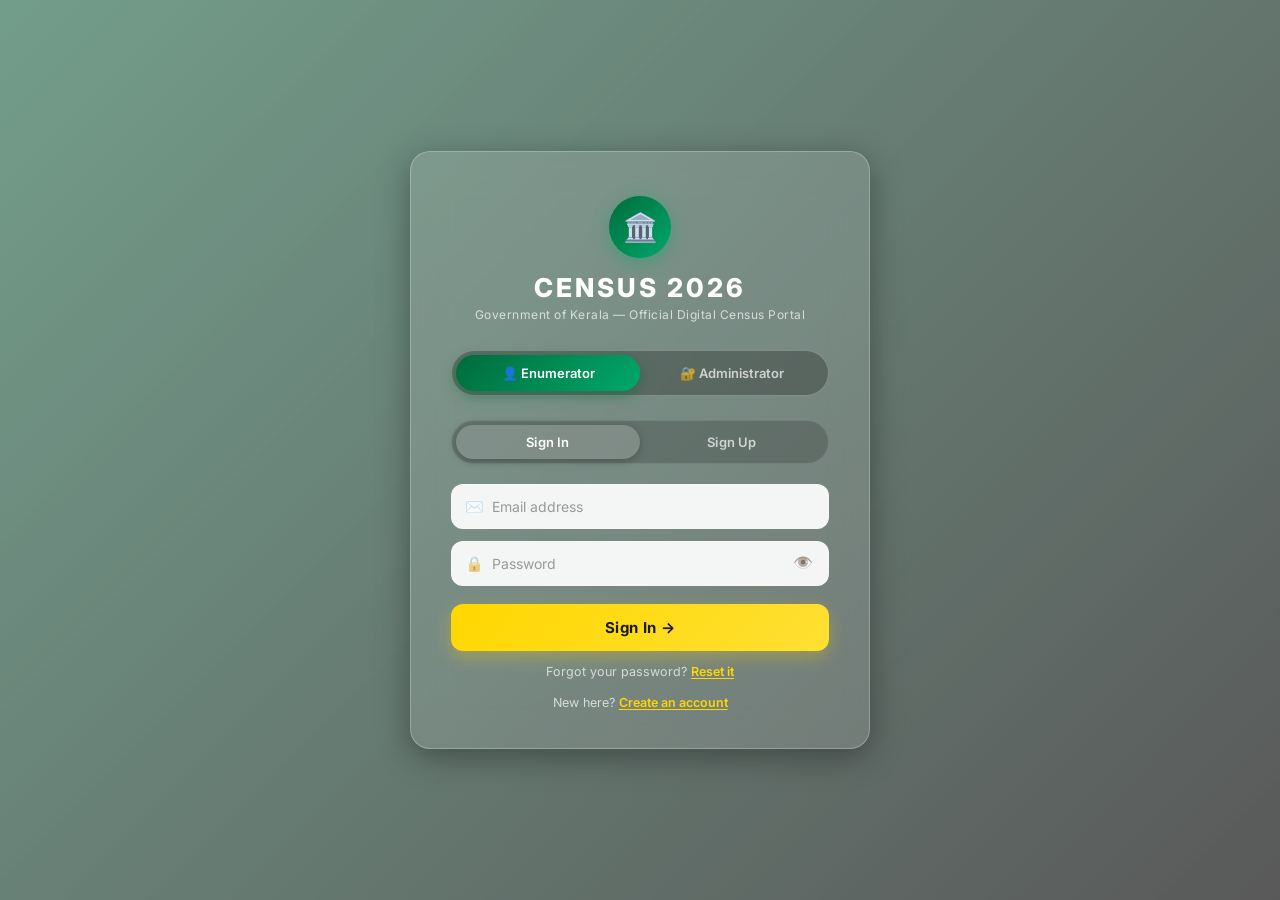
<file: index.html>
<!DOCTYPE html>
<html lang="en">

<head>
    <meta charset="UTF-8">
    <meta name="viewport" content="width=device-width, initial-scale=1.0">
    <meta name="description"
        content="Government of Kerala – Official Digital Census Portal 2026. Secure household data submission for Census Enumerators.">
    <title>Kerala Digital Census 2026</title>
    <link rel="stylesheet" href="css/style.css">
    <link rel="preconnect" href="https://fonts.googleapis.com">
    <link rel="preconnect" href="https://fonts.gstatic.com" crossorigin>
    <link href="https://fonts.googleapis.com/css2?family=Inter:wght@400;500;600;700;800&display=swap" rel="stylesheet">
</head>

<body>
    <div class="bg-overlay" aria-hidden="true"></div>

    <!-- ═══════════════ LOGIN PAGE ═══════════════ -->
    <main id="login-page" class="login-page">
        <div class="glass-card login-card" role="region" aria-label="Login">

            <header class="login-header">
                <div class="login-emblem" aria-hidden="true">
                    <div class="emblem-circle">🏛️</div>
                </div>
                <h1>CENSUS 2026</h1>
                <p>Government of Kerala &mdash; Official Digital Census Portal</p>
            </header>

            <!-- Outer role toggle (Enumerator / Administrator) -->
            <div class="role-toggle" role="tablist" aria-label="Login type">
                <button class="role-btn active" id="tab-user" role="tab" aria-selected="true"
                    aria-controls="panel-user" onclick="switchRole('user')">
                    👤 Enumerator
                </button>
                <button class="role-btn" id="tab-admin" role="tab" aria-selected="false"
                    aria-controls="panel-admin" onclick="switchRole('admin')">
                    🔐 Administrator
                </button>
            </div>

            <!-- ─────────── ENUMERATOR PANEL ─────────── -->
            <section class="login-panel active" id="panel-user" role="tabpanel" aria-labelledby="tab-user">

                <!-- Inner auth tab switcher: Sign In | Sign Up -->
                <div class="auth-tabs" role="tablist" aria-label="Authentication mode">
                    <button class="auth-tab active" id="authtab-signin" role="tab"
                        onclick="switchAuthMode('signin')">Sign In</button>
                    <button class="auth-tab" id="authtab-signup" role="tab"
                        onclick="switchAuthMode('signup')">Sign Up</button>
                </div>

                <!-- ── Sign In sub-panel ── -->
                <div class="auth-panel active" id="auth-signin">
                    <form id="signin-form" novalidate>

                        <div class="field">
                            <span class="field-icon" aria-hidden="true">✉️</span>
                            <input type="email" id="signin-email" placeholder="Email address"
                                required autocomplete="email">
                        </div>

                        <div class="field pwd-field">
                            <span class="field-icon" aria-hidden="true">🔒</span>
                            <input type="password" id="signin-password" placeholder="Password"
                                required autocomplete="current-password">
                            <button type="button" class="pwd-toggle" data-target="signin-password"
                                aria-label="Show password">👁️</button>
                        </div>

                        <div id="signin-error" class="error-msg" role="alert"></div>

                        <button type="submit" class="btn-primary">Sign In →</button>

                        <p class="auth-switch">
                            Forgot your password?
                            <button type="button" class="link-btn"
                                onclick="switchAuthMode('reset')">Reset it</button>
                        </p>
                        <p class="auth-switch">
                            New here?
                            <button type="button" class="link-btn"
                                onclick="switchAuthMode('signup')">Create an account</button>
                        </p>
                    </form>
                </div>

                <!-- ── Sign Up sub-panel ── -->
                <div class="auth-panel" id="auth-signup">
                    <form id="signup-form" novalidate>

                        <div class="field">
                            <span class="field-icon" aria-hidden="true">🙍</span>
                            <input type="text" id="signup-name" placeholder="Full name"
                                required autocomplete="name">
                        </div>

                        <div class="field">
                            <span class="field-icon" aria-hidden="true">✉️</span>
                            <input type="email" id="signup-email" placeholder="Email address"
                                required autocomplete="email">
                        </div>

                        <div class="field pwd-field">
                            <span class="field-icon" aria-hidden="true">🔒</span>
                            <input type="password" id="signup-password" placeholder="Password (min. 6 chars)"
                                required autocomplete="new-password">
                            <button type="button" class="pwd-toggle" data-target="signup-password"
                                aria-label="Show password">👁️</button>
                        </div>

                        <div class="field pwd-field">
                            <span class="field-icon" aria-hidden="true">🔐</span>
                            <input type="password" id="signup-confirm" placeholder="Confirm password"
                                required autocomplete="new-password">
                            <button type="button" class="pwd-toggle" data-target="signup-confirm"
                                aria-label="Show password">👁️</button>
                        </div>

                        <div id="signup-error" class="error-msg" role="alert"></div>

                        <button type="submit" class="btn-primary btn-signup">Create Account 🎉</button>

                        <p class="auth-switch">
                            Already have an account?
                            <button type="button" class="link-btn"
                                onclick="switchAuthMode('signin')">Sign in</button>
                        </p>
                    </form>
                </div>

                <!-- ── Reset Password sub-panel ── -->
                <div class="auth-panel" id="auth-reset">
                    <div class="reset-header">
                        <div class="reset-icon">🔑</div>
                        <h2>Reset Password</h2>
                        <p>Enter your email and choose a new password.</p>
                    </div>
                    <form id="reset-form" novalidate>

                        <div class="field">
                            <span class="field-icon" aria-hidden="true">✉️</span>
                            <input type="email" id="reset-email" placeholder="Registered email"
                                required autocomplete="email">
                        </div>

                        <div class="field pwd-field">
                            <span class="field-icon" aria-hidden="true">🔒</span>
                            <input type="password" id="reset-password" placeholder="New password (min. 6 chars)"
                                required autocomplete="new-password">
                            <button type="button" class="pwd-toggle" data-target="reset-password"
                                aria-label="Show password">👁️</button>
                        </div>

                        <div class="field pwd-field">
                            <span class="field-icon" aria-hidden="true">🔐</span>
                            <input type="password" id="reset-confirm" placeholder="Confirm new password"
                                required autocomplete="new-password">
                            <button type="button" class="pwd-toggle" data-target="reset-confirm"
                                aria-label="Show password">👁️</button>
                        </div>

                        <div id="reset-error" class="error-msg" role="alert"></div>

                        <button type="submit" class="btn-primary btn-reset">Reset Password 🔑</button>

                        <p class="auth-switch">
                            Remembered it?
                            <button type="button" class="link-btn"
                                onclick="switchAuthMode('signin')">Back to Sign In</button>
                        </p>
                    </form>
                </div>

            </section>

            <!-- ─────────── ADMINISTRATOR PANEL ─────────── -->
            <section class="login-panel" id="panel-admin" role="tabpanel" aria-labelledby="tab-admin">
                <form id="admin-form" novalidate>

                    <div class="field">
                        <span class="field-icon" aria-hidden="true">👤</span>
                        <input type="text" id="admin-username" placeholder="Admin Username"
                            required autocomplete="username">
                    </div>

                    <div class="field pwd-field">
                        <span class="field-icon" aria-hidden="true">🔑</span>
                        <input type="password" id="admin-password" placeholder="Admin Password"
                            required autocomplete="current-password">
                        <button type="button" class="pwd-toggle" data-target="admin-password"
                            aria-label="Show password">👁️</button>
                    </div>

                    <div id="admin-error" class="error-msg" role="alert"></div>
                    <button type="submit" class="btn-admin">🔐 Login as Administrator</button>
                </form>
            </section>

        </div>
    </main>

    <!-- ═══════════════ ENUMERATOR DASHBOARD ═══════════════ -->
    <div id="dashboard" class="hidden" role="main">
        <div class="dashboard">

            <nav class="glass-nav" aria-label="Dashboard navigation">
                <div class="nav-brand">Kerala Census <span>Dashboard</span></div>
                <div class="nav-actions">
                    <span id="nav-user-info" aria-live="polite"></span>
                    <button class="btn-logout" onclick="handleLogout()">Logout</button>
                </div>
            </nav>

            <!-- Enumerator stats -->
            <section class="stats-row" aria-label="Your submission statistics">
                <div class="stat-card">
                    <div class="stat-val" id="stat-records">0</div>
                    <div class="stat-label">Records Submitted</div>
                </div>
                <div class="stat-card">
                    <div class="stat-val" id="stat-members">0</div>
                    <div class="stat-label">Total Members</div>
                </div>
                <div class="stat-card">
                    <div class="stat-val" id="stat-wards">0</div>
                    <div class="stat-label">Wards Covered</div>
                </div>
            </section>

            <!-- Submission form -->
            <section class="glass-card form-card" aria-label="Household report submission form">
                <h2 id="form-title">📋 Household Report Submission</h2>

                <div class="edit-mode-banner" id="edit-banner" role="status">
                    ✏️ <span>Editing record – update the fields and re-submit.</span>
                    <button type="button" style="margin-left:auto;" class="btn-icon btn-delete"
                        onclick="cancelEdit()">Cancel</button>
                </div>

                <hr class="divider" aria-hidden="true">

                <form id="submission-form" novalidate>
                    <div class="form-grid">

                        <div class="form-section">
                            <h3><span class="step-badge">1</span> Location Details</h3>
                            <div class="field-group">
                                <div class="field">
                                    <span class="field-icon" aria-hidden="true">🏠</span>
                                    <input type="text" id="street" placeholder="Locality / Street" required>
                                </div>
                                <div class="field">
                                    <span class="field-icon" aria-hidden="true">#</span>
                                    <input type="number" id="ward" placeholder="Ward Number" min="1" required>
                                </div>
                                <div class="field">
                                    <span class="field-icon" aria-hidden="true">🏡</span>
                                    <input type="text" id="house" placeholder="House Number / House Name" required>
                                </div>
                            </div>
                        </div>

                        <div class="form-section">
                            <h3><span class="step-badge">2</span> Family Head Info</h3>
                            <div class="field-group">
                                <div class="field">
                                    <span class="field-icon" aria-hidden="true">👤</span>
                                    <input type="text" id="headName" placeholder="Full Name of Head" required>
                                </div>
                                <div class="field">
                                    <span class="field-icon" aria-hidden="true">🏷️</span>
                                    <select id="category" required aria-label="Social category">
                                        <option value="">Social Category</option>
                                        <option value="General">General</option>
                                        <option value="OBC">OBC</option>
                                        <option value="SC">SC</option>
                                        <option value="ST">ST</option>
                                    </select>
                                </div>
                                <div class="field">
                                    <span class="field-icon" aria-hidden="true">👨‍👩‍👧‍👦</span>
                                    <input type="number" id="members" placeholder="Total Members" min="1" required>
                                </div>
                            </div>
                        </div>

                        <div class="form-section full-col">
                            <h3><span class="step-badge">3</span> Living Standards</h3>
                            <div class="check-list">
                                <label class="check-item">
                                    <input type="checkbox" id="water" aria-label="Piped water supply">
                                    <span>💧 Piped Water</span>
                                </label>
                                <label class="check-item">
                                    <input type="checkbox" id="electricity" aria-label="Electricity connection">
                                    <span>⚡ Electricity</span>
                                </label>
                                <label class="check-item">
                                    <input type="checkbox" id="internet" aria-label="Internet facility">
                                    <span>🌐 Internet</span>
                                </label>
                                <label class="check-item">
                                    <input type="checkbox" id="land" aria-label="Owns land">
                                    <span>🌱 Owns Land</span>
                                </label>
                            </div>
                        </div>

                    </div>

                    <div id="form-error" class="error-msg" role="alert"></div>
                    <div class="form-actions">
                        <button type="button" class="btn-submit" onclick="finalizeUpload()">
                            ✅ Finalize &amp; Upload Report
                        </button>
                    </div>
                </form>
            </section>

            <!-- My submitted records -->
            <section class="glass-card records-card" aria-label="My submitted household records">
                <h3>📂 My Submitted Records</h3>
                <div class="search-bar-wrap">
                    <span class="field-icon" aria-hidden="true">🔍</span>
                    <input type="search" id="user-search" placeholder="Search by name, street, ward…"
                        aria-label="Search your records" oninput="renderUserRecords()">
                </div>
                <ul id="user-records-list" class="records-grid" aria-live="polite"></ul>
            </section>

        </div>
    </div>

    <!-- Toast notification -->
    <div id="toast" class="toast" role="status" aria-live="polite"></div>

    <!-- Scripts: shared utilities first, then page module -->
    <script src="js/app.js"></script>
    <script src="js/user.js"></script>
</body>

</html>
</file>
<file: css/style.css>
/* ============================================================
   KERALA DIGITAL CENSUS 2026 – Global Stylesheet (style.css)
   ============================================================ */

/* ── Design tokens ─────────────────────────────────────────── */
:root {
    /* Brand colours */
    --clr-green-dark: #004d2c;
    --clr-green-mid: #006b3c;
    --clr-green-light: #00a86b;
    --clr-gold: #ffd700;
    --clr-gold-hover: #ffe033;
    --clr-red: #e53e3e;
    --clr-red-hover: #c53030;
    --clr-blue-dark: #1a3a5c;
    --clr-blue-mid: #2563eb;

    /* Glassmorphism surface */
    --glass-bg: rgba(255, 255, 255, 0.12);
    --glass-border: rgba(255, 255, 255, 0.25);
    --text-muted: rgba(255, 255, 255, 0.70);

    /* Shadows & radii */
    --shadow-card: 0 8px 32px rgba(0, 0, 0, 0.35);
    --radius-lg: 20px;
    --radius-md: 12px;
    --radius-sm: 8px;

    /* Motion */
    --ease: 0.3s ease;
}

/* ── Reset ─────────────────────────────────────────────────── */
*,
*::before,
*::after {
    margin: 0;
    padding: 0;
    box-sizing: border-box;
}

/* ── Base ──────────────────────────────────────────────────── */
body {
    font-family: 'Inter', 'Poppins', sans-serif;
    min-height: 100vh;
    color: #fff;
    background: url('https://images.unsplash.com/photo-1602216056096-3b40cc0c9944?q=80&w=2000') center / cover no-repeat fixed;
}

/* Styled scrollbar */
::-webkit-scrollbar {
    width: 6px;
}

::-webkit-scrollbar-track {
    background: transparent;
}

::-webkit-scrollbar-thumb {
    background: rgba(255, 255, 255, 0.25);
    border-radius: 3px;
}

/* ── Background overlay ────────────────────────────────────── */
.bg-overlay {
    position: fixed;
    inset: 0;
    background: linear-gradient(135deg,
            rgba(0, 77, 44, 0.55) 0%,
            rgba(0, 0, 0, 0.65) 100%);
    z-index: -1;
}

/* ── Glassmorphism card ────────────────────────────────────── */
.glass-card {
    background: var(--glass-bg);
    backdrop-filter: blur(18px);
    -webkit-backdrop-filter: blur(18px);
    border: 1px solid var(--glass-border);
    border-radius: var(--radius-lg);
    box-shadow: var(--shadow-card);
    color: #fff;
}

/* ── Utility ───────────────────────────────────────────────── */
.hidden {
    display: none !important;
}

/* ── Navigation ────────────────────────────────────────────── */
.glass-nav {
    display: flex;
    justify-content: space-between;
    align-items: center;
    padding: 14px 28px;
    background: rgba(255, 255, 255, 0.10);
    backdrop-filter: blur(14px);
    -webkit-backdrop-filter: blur(14px);
    border: 1px solid var(--glass-border);
    border-radius: var(--radius-lg);
    margin-bottom: 28px;
}

.nav-brand {
    font-size: 18px;
    font-weight: 700;
    letter-spacing: 0.5px;
}

.nav-brand span {
    color: var(--clr-gold);
}

.nav-actions {
    display: flex;
    gap: 10px;
    align-items: center;
}

/* ── Login page ────────────────────────────────────────────── */
.login-page {
    display: flex;
    justify-content: center;
    align-items: center;
    min-height: 100vh;
    padding: 20px;
}

.login-card {
    width: 100%;
    max-width: 460px;
    padding: 44px 40px 36px;
}

.login-header {
    text-align: center;
    margin-bottom: 28px;
}

.login-emblem {
    display: flex;
    justify-content: center;
    margin-bottom: 14px;
}

.emblem-circle {
    width: 62px;
    height: 62px;
    border-radius: 50%;
    background: linear-gradient(135deg, var(--clr-green-mid), var(--clr-green-light));
    display: flex;
    align-items: center;
    justify-content: center;
    font-size: 28px;
    box-shadow: 0 4px 18px rgba(0, 168, 107, 0.45);
}

.login-header h1 {
    font-size: 26px;
    font-weight: 800;
    letter-spacing: 3px;
    margin-bottom: 4px;
}

.login-header p {
    font-size: 12px;
    color: var(--text-muted);
    letter-spacing: 0.5px;
}

/* Role toggle pill */
.role-toggle {
    display: flex;
    background: rgba(0, 0, 0, 0.25);
    border-radius: 40px;
    padding: 4px;
    margin-bottom: 24px;
    border: 1px solid var(--glass-border);
}

.role-btn {
    flex: 1;
    padding: 10px;
    border: none;
    border-radius: 36px;
    background: transparent;
    color: var(--text-muted);
    font-family: inherit;
    font-size: 13px;
    font-weight: 600;
    cursor: pointer;
    display: flex;
    align-items: center;
    justify-content: center;
    gap: 6px;
    transition: all var(--ease);
}

.role-btn.active {
    background: linear-gradient(135deg, var(--clr-green-mid), var(--clr-green-light));
    color: #fff;
    box-shadow: 0 4px 14px rgba(0, 107, 60, 0.5);
}

.role-btn:not(.active):hover {
    color: #fff;
    background: rgba(255, 255, 255, 0.08);
}

/* Login panels (animated) */
.login-panel {
    display: none;
    animation: fadeSlideUp 0.35s ease forwards;
}

.login-panel.active {
    display: block;
}

@keyframes fadeSlideUp {
    from {
        opacity: 0;
        transform: translateY(12px);
    }

    to {
        opacity: 1;
        transform: translateY(0);
    }
}

/* ── Form fields ───────────────────────────────────────────── */
.field {
    position: relative;
    margin-bottom: 12px;
}

.field-icon {
    position: absolute;
    left: 14px;
    top: 50%;
    transform: translateY(-50%);
    font-size: 15px;
    pointer-events: none;
    opacity: 0.5;
    line-height: 1;
}

input,
select {
    width: 100%;
    padding: 13px 14px 13px 40px;
    border-radius: var(--radius-md);
    border: 1.5px solid rgba(255, 255, 255, 0.2);
    background: rgba(255, 255, 255, 0.92);
    color: #222;
    font-size: 14px;
    font-family: inherit;
    outline: none;
    appearance: none;
    transition: border-color var(--ease), box-shadow var(--ease);
}

input::placeholder {
    color: #999;
}

select option {
    color: #222;
}

input:focus,
select:focus {
    border-color: var(--clr-green-light);
    box-shadow: 0 0 0 3px rgba(0, 168, 107, 0.22);
    background: #fff;
}

.field-group {
    display: flex;
    flex-direction: column;
    gap: 10px;
}

.field-group .field {
    margin-bottom: 0;
}

/* ── Buttons ───────────────────────────────────────────────── */

/* Primary – gold (Enumerator login) */
.btn-primary {
    width: 100%;
    padding: 14px;
    background: linear-gradient(135deg, var(--clr-gold), var(--clr-gold-hover));
    color: #1a1a1a;
    border: none;
    border-radius: var(--radius-md);
    font-family: inherit;
    font-size: 15px;
    font-weight: 700;
    cursor: pointer;
    margin-top: 6px;
    box-shadow: 0 6px 18px rgba(255, 215, 0, 0.3);
    letter-spacing: 0.3px;
    transition: all var(--ease);
}

.btn-primary:hover {
    transform: translateY(-2px);
    box-shadow: 0 10px 28px rgba(255, 215, 0, 0.45);
}

.btn-primary:active {
    transform: translateY(0);
}

/* Admin login – blue */
.btn-admin {
    width: 100%;
    padding: 14px;
    background: linear-gradient(135deg, var(--clr-blue-dark), var(--clr-blue-mid));
    color: #fff;
    border: none;
    border-radius: var(--radius-md);
    font-family: inherit;
    font-size: 15px;
    font-weight: 700;
    cursor: pointer;
    margin-top: 6px;
    box-shadow: 0 6px 18px rgba(37, 99, 235, 0.3);
    letter-spacing: 0.3px;
    transition: all var(--ease);
}

.btn-admin:hover {
    transform: translateY(-2px);
    box-shadow: 0 10px 28px rgba(37, 99, 235, 0.45);
}

.btn-admin:active {
    transform: translateY(0);
}

/* Submit – green (with shine sweep) */
.btn-submit {
    position: relative;
    overflow: hidden;
    padding: 14px 36px;
    background: linear-gradient(135deg, var(--clr-green-mid), var(--clr-green-light));
    color: #fff;
    border: none;
    border-radius: var(--radius-md);
    font-family: inherit;
    font-size: 15px;
    font-weight: 700;
    cursor: pointer;
    margin-top: 24px;
    box-shadow: 0 6px 20px rgba(0, 107, 60, 0.4);
    letter-spacing: 0.3px;
    transition: all 0.4s ease;
}

.btn-submit:hover {
    transform: translateY(-4px) scale(1.02);
    box-shadow: 0 14px 32px rgba(0, 168, 107, 0.55);
}

.btn-submit:active {
    transform: translateY(-1px) scale(0.99);
}

.btn-submit::before {
    content: '';
    position: absolute;
    inset: 0;
    left: -100%;
    width: 60%;
    height: 100%;
    background: linear-gradient(120deg, transparent, rgba(255, 255, 255, 0.45), transparent);
    transition: left 0.6s ease;
}

.btn-submit:hover::before {
    left: 160%;
}

/* Logout – ghost */
.btn-logout {
    padding: 9px 20px;
    background: transparent;
    color: #fff;
    border: 1.5px solid rgba(255, 255, 255, 0.4);
    border-radius: var(--radius-sm);
    font-family: inherit;
    font-size: 13px;
    font-weight: 600;
    cursor: pointer;
    transition: all var(--ease);
}

.btn-logout:hover {
    background: rgba(255, 255, 255, 0.12);
    border-color: #fff;
}

/* Small green */
.btn-sm {
    padding: 9px 18px;
    background: linear-gradient(135deg, var(--clr-green-mid), var(--clr-green-light));
    color: #fff;
    border: none;
    border-radius: var(--radius-sm);
    font-family: inherit;
    font-size: 13px;
    font-weight: 600;
    cursor: pointer;
    box-shadow: 0 3px 12px rgba(0, 107, 60, 0.35);
    transition: all var(--ease);
}

.btn-sm:hover {
    transform: translateY(-2px);
    box-shadow: 0 6px 18px rgba(0, 107, 60, 0.5);
}

/* Icon (Edit / Delete) */
.btn-icon {
    display: inline-flex;
    align-items: center;
    gap: 5px;
    padding: 7px 14px;
    border: none;
    border-radius: var(--radius-sm);
    font-family: inherit;
    font-size: 12px;
    font-weight: 600;
    cursor: pointer;
    transition: all var(--ease);
}

.btn-edit {
    background: linear-gradient(135deg, var(--clr-green-mid), var(--clr-green-light));
    color: #fff;
    box-shadow: 0 3px 10px rgba(0, 107, 60, 0.35);
}

.btn-edit:hover {
    transform: scale(1.06);
    box-shadow: 0 5px 14px rgba(0, 107, 60, 0.5);
}

.btn-delete {
    background: linear-gradient(135deg, var(--clr-red), #fc5050);
    color: #fff;
    box-shadow: 0 3px 10px rgba(229, 62, 62, 0.35);
}

.btn-delete:hover {
    transform: scale(1.06);
    box-shadow: 0 5px 14px rgba(229, 62, 62, 0.5);
}

.btn-icon:active {
    transform: scale(0.95);
}

/* ── Feedback: errors & toasts ─────────────────────────────── */
.error-msg {
    display: none;
    background: rgba(229, 62, 62, 0.18);
    border: 1px solid rgba(229, 62, 62, 0.45);
    border-radius: var(--radius-sm);
    padding: 10px 14px;
    color: #ffb3bb;
    font-size: 13px;
    margin: 8px 0 4px;
    animation: fadeSlideUp 0.3s ease;
}

.error-msg.show {
    display: block;
}

.toast {
    position: fixed;
    bottom: 30px;
    right: 30px;
    min-width: 240px;
    padding: 14px 20px;
    border-radius: var(--radius-md);
    font-size: 14px;
    font-weight: 600;
    box-shadow: 0 8px 26px rgba(0, 0, 0, 0.3);
    opacity: 0;
    transform: translateY(20px);
    transition: all 0.4s ease;
    z-index: 9999;
    pointer-events: none;
}

.toast.show {
    opacity: 1;
    transform: translateY(0);
}

.toast.success {
    background: linear-gradient(135deg, #006b3c, #00a86b);
    color: #fff;
}

.toast.error {
    background: linear-gradient(135deg, #c53030, #e53e3e);
    color: #fff;
}

.toast.info {
    background: linear-gradient(135deg, #1a3a5c, #2563eb);
    color: #fff;
}

/* ── Dashboard layout ──────────────────────────────────────── */
.dashboard {
    padding: 28px 24px;
    min-height: 100vh;
}

/* Stats row */
.stats-row {
    display: grid;
    grid-template-columns: repeat(auto-fit, minmax(150px, 1fr));
    gap: 16px;
    margin-bottom: 24px;
}

.stat-card {
    padding: 20px;
    background: var(--glass-bg);
    border: 1px solid var(--glass-border);
    border-radius: var(--radius-md);
    backdrop-filter: blur(12px);
    text-align: center;
}

.stat-val {
    font-size: 30px;
    font-weight: 800;
    color: var(--clr-gold);
    line-height: 1;
}

.stat-label {
    font-size: 11px;
    color: var(--text-muted);
    margin-top: 5px;
    text-transform: uppercase;
    letter-spacing: 0.5px;
}

/* ── Submission form card ───────────────────────────────────── */
.form-card {
    padding: 32px 36px;
    margin-bottom: 24px;
}

.form-card h2 {
    font-size: 18px;
    font-weight: 700;
    margin-bottom: 4px;
}

.form-card .divider {
    border: none;
    border-top: 1px solid rgba(255, 255, 255, 0.15);
    margin: 14px 0 20px;
}

.form-grid {
    display: grid;
    grid-template-columns: repeat(auto-fit, minmax(260px, 1fr));
    gap: 28px;
}

.form-section h3 {
    font-size: 13px;
    font-weight: 700;
    text-transform: uppercase;
    letter-spacing: 1px;
    color: var(--clr-gold);
    margin-bottom: 14px;
    display: flex;
    align-items: center;
    gap: 8px;
}

.step-badge {
    display: inline-flex;
    align-items: center;
    justify-content: center;
    width: 22px;
    height: 22px;
    background: var(--clr-gold);
    color: #000;
    border-radius: 50%;
    font-size: 12px;
    font-weight: 800;
}

.form-section.full-col {
    grid-column: 1 / -1;
}

.form-actions {
    margin-top: 26px;
    display: flex;
    align-items: center;
    gap: 14px;
    flex-wrap: wrap;
}

/* Edit mode banner */
.edit-mode-banner {
    display: none;
    align-items: center;
    gap: 10px;
    background: rgba(255, 215, 0, 0.15);
    border: 1px solid rgba(255, 215, 0, 0.4);
    border-radius: var(--radius-sm);
    padding: 10px 16px;
    font-size: 13px;
    color: var(--clr-gold);
    margin-bottom: 16px;
}

.edit-mode-banner.show {
    display: flex;
}

/* ── Amenity checkboxes ─────────────────────────────────────── */
.check-list {
    display: grid;
    grid-template-columns: repeat(auto-fill, minmax(180px, 1fr));
    gap: 10px;
    margin-top: 4px;
}

.check-item {
    display: flex;
    align-items: center;
    gap: 10px;
    background: rgba(255, 255, 255, 0.08);
    border: 1px solid rgba(255, 255, 255, 0.15);
    border-radius: var(--radius-sm);
    padding: 11px 14px;
    cursor: pointer;
    transition: background var(--ease);
    user-select: none;
}

.check-item:hover {
    background: rgba(255, 255, 255, 0.14);
}

.check-item input[type='checkbox'] {
    all: unset;
    width: 18px;
    height: 18px;
    min-width: 18px;
    border: 2px solid rgba(255, 255, 255, 0.5);
    border-radius: 5px;
    display: flex;
    align-items: center;
    justify-content: center;
    cursor: pointer;
    transition: all var(--ease);
}

.check-item input[type='checkbox']:checked {
    background: var(--clr-green-light);
    border-color: var(--clr-green-light);
}

.check-item input[type='checkbox']:checked::after {
    content: '✓';
    color: #fff;
    font-size: 12px;
    font-weight: 800;
}

.check-item span {
    font-size: 13px;
    color: #fff;
}

/* ── Records grid ───────────────────────────────────────────── */
.records-card {
    padding: 28px 32px;
}

.records-card h2,
.records-card h3 {
    font-size: 18px;
    font-weight: 700;
}

.search-bar-wrap {
    margin: 14px 0 18px;
    position: relative;
}

.search-bar-wrap input {
    background: rgba(255, 255, 255, 0.10);
    border-color: rgba(255, 255, 255, 0.2);
    color: #fff;
}

.search-bar-wrap input::placeholder {
    color: rgba(255, 255, 255, 0.4);
}

.search-bar-wrap input:focus {
    background: rgba(255, 255, 255, 0.16);
    border-color: var(--clr-green-light);
    color: #fff;
}

.records-grid {
    display: grid;
    grid-template-columns: repeat(auto-fill, minmax(300px, 1fr));
    gap: 14px;
    list-style: none;
    padding: 0;
}

/* Record card */
.record-card {
    background: rgba(255, 255, 255, 0.09);
    border: 1px solid rgba(255, 255, 255, 0.18);
    border-radius: var(--radius-md);
    padding: 18px 20px;
    transition: background var(--ease), transform var(--ease);
}

.record-card:hover {
    background: rgba(255, 255, 255, 0.14);
    transform: translateY(-2px);
}

.record-head {
    display: flex;
    justify-content: space-between;
    align-items: flex-start;
    margin-bottom: 8px;
}

.record-name {
    font-size: 16px;
    font-weight: 700;
}

.record-badge {
    font-size: 10px;
    font-weight: 700;
    padding: 3px 10px;
    border-radius: 20px;
    text-transform: uppercase;
    letter-spacing: 0.5px;
}

.badge-general {
    background: rgba(255, 215, 0, 0.22);
    color: var(--clr-gold);
    border: 1px solid rgba(255, 215, 0, 0.4);
}

.badge-obc {
    background: rgba(99, 179, 237, 0.22);
    color: #90cdf4;
    border: 1px solid rgba(99, 179, 237, 0.4);
}

.badge-sc {
    background: rgba(252, 129, 74, 0.22);
    color: #fbd38d;
    border: 1px solid rgba(252, 129, 74, 0.4);
}

.badge-st {
    background: rgba(154, 117, 224, 0.22);
    color: #d6bcfa;
    border: 1px solid rgba(154, 117, 224, 0.4);
}

.record-meta {
    font-size: 12px;
    color: var(--text-muted);
    line-height: 1.8;
    margin-bottom: 12px;
}

.record-actions {
    display: flex;
    gap: 8px;
}

.tag-row {
    display: flex;
    flex-wrap: wrap;
    gap: 6px;
    margin-bottom: 14px;
}

.tag {
    font-size: 11px;
    padding: 3px 10px;
    border-radius: 20px;
    background: rgba(0, 168, 107, 0.2);
    border: 1px solid rgba(0, 168, 107, 0.4);
    color: #a7f3d0;
}

.no-amenity {
    font-size: 11px;
    opacity: 0.5;
}

/* Empty state */
.empty-state {
    grid-column: 1 / -1;
    text-align: center;
    padding: 50px 20px;
    color: var(--text-muted);
    font-size: 14px;
}

.empty-icon {
    font-size: 42px;
    margin-bottom: 12px;
}

/* Admin badge */
.admin-badge {
    display: inline-flex;
    align-items: center;
    gap: 6px;
    background: rgba(37, 99, 235, 0.25);
    border: 1px solid rgba(37, 99, 235, 0.5);
    border-radius: 20px;
    padding: 4px 14px;
    font-size: 12px;
    font-weight: 600;
    color: #93c5fd;
}

/* ── Inner auth tabs (Sign In | Sign Up) ──────────────────── */
.auth-tabs {
    display: flex;
    background: rgba(0, 0, 0, 0.18);
    border-radius: 30px;
    padding: 4px;
    margin-bottom: 20px;
    border: 1px solid rgba(255, 255, 255, 0.12);
}

.auth-tab {
    flex: 1;
    padding: 9px;
    border: none;
    border-radius: 26px;
    background: transparent;
    color: var(--text-muted);
    font-family: inherit;
    font-size: 13px;
    font-weight: 600;
    cursor: pointer;
    letter-spacing: 0.2px;
    transition: all var(--ease);
}

.auth-tab.active {
    background: rgba(255, 255, 255, 0.18);
    color: #fff;
    box-shadow: 0 2px 10px rgba(0, 0, 0, 0.25);
}

.auth-tab:not(.active):hover {
    color: #fff;
    background: rgba(255, 255, 255, 0.07);
}

/* ── Auth sub-panels ────────────────────────────────────────── */
.auth-panel {
    display: none;
    animation: fadeSlideUp 0.3s ease forwards;
}

.auth-panel.active {
    display: block;
}

/* ── Password field with toggle button ──────────────────────── */
.pwd-field {
    position: relative;
}

.pwd-toggle {
    position: absolute;
    right: 12px;
    top: 50%;
    transform: translateY(-50%);
    background: none;
    border: none;
    cursor: pointer;
    font-size: 16px;
    padding: 4px;
    line-height: 1;
    opacity: 0.6;
    transition: opacity var(--ease);
    z-index: 2;
}

.pwd-toggle:hover {
    opacity: 1;
}

/* Ensure password input doesn't overlap the toggle */
.pwd-field input {
    padding-right: 44px;
}

/* ── Auth switch / helper links ─────────────────────────────── */
.auth-switch {
    text-align: center;
    margin-top: 12px;
    font-size: 12.5px;
    color: var(--text-muted);
    line-height: 1.5;
}

.link-btn {
    background: none;
    border: none;
    cursor: pointer;
    font-family: inherit;
    font-size: inherit;
    color: var(--clr-gold);
    font-weight: 600;
    padding: 0;
    text-decoration: underline;
    text-underline-offset: 2px;
    transition: color var(--ease);
}

.link-btn:hover {
    color: var(--clr-gold-hover);
}

/* Sign-up button variant (green) */
.btn-signup {
    background: linear-gradient(135deg, var(--clr-green-mid), var(--clr-green-light)) !important;
    color: #fff !important;
    box-shadow: 0 6px 18px rgba(0, 107, 60, 0.35) !important;
}

.btn-signup:hover {
    box-shadow: 0 10px 28px rgba(0, 168, 107, 0.5) !important;
}

/* Reset button variant (blue) */
.btn-reset {
    background: linear-gradient(135deg, var(--clr-blue-dark), var(--clr-blue-mid)) !important;
    color: #fff !important;
    box-shadow: 0 6px 18px rgba(37, 99, 235, 0.3) !important;
}

.btn-reset:hover {
    box-shadow: 0 10px 28px rgba(37, 99, 235, 0.45) !important;
}

/* ── Reset password header ──────────────────────────────────── */
.reset-header {
    text-align: center;
    margin-bottom: 20px;
}

.reset-icon {
    font-size: 36px;
    margin-bottom: 8px;
    display: block;
}

.reset-header h2 {
    font-size: 18px;
    font-weight: 700;
    margin-bottom: 4px;
}

.reset-header p {
    font-size: 12px;
    color: var(--text-muted);
}

/* ── Responsive ─────────────────────────────────────────────── */
@media (max-width: 640px) {
    .login-card {
        padding: 32px 22px 28px;
    }

    .form-card {
        padding: 22px 18px;
    }

    .records-card {
        padding: 20px 16px;
    }

    .glass-nav {
        flex-direction: column;
        gap: 12px;
    }

    .stats-row {
        grid-template-columns: repeat(2, 1fr);
    }

    .dashboard {
        padding: 16px;
    }
}
</file>
